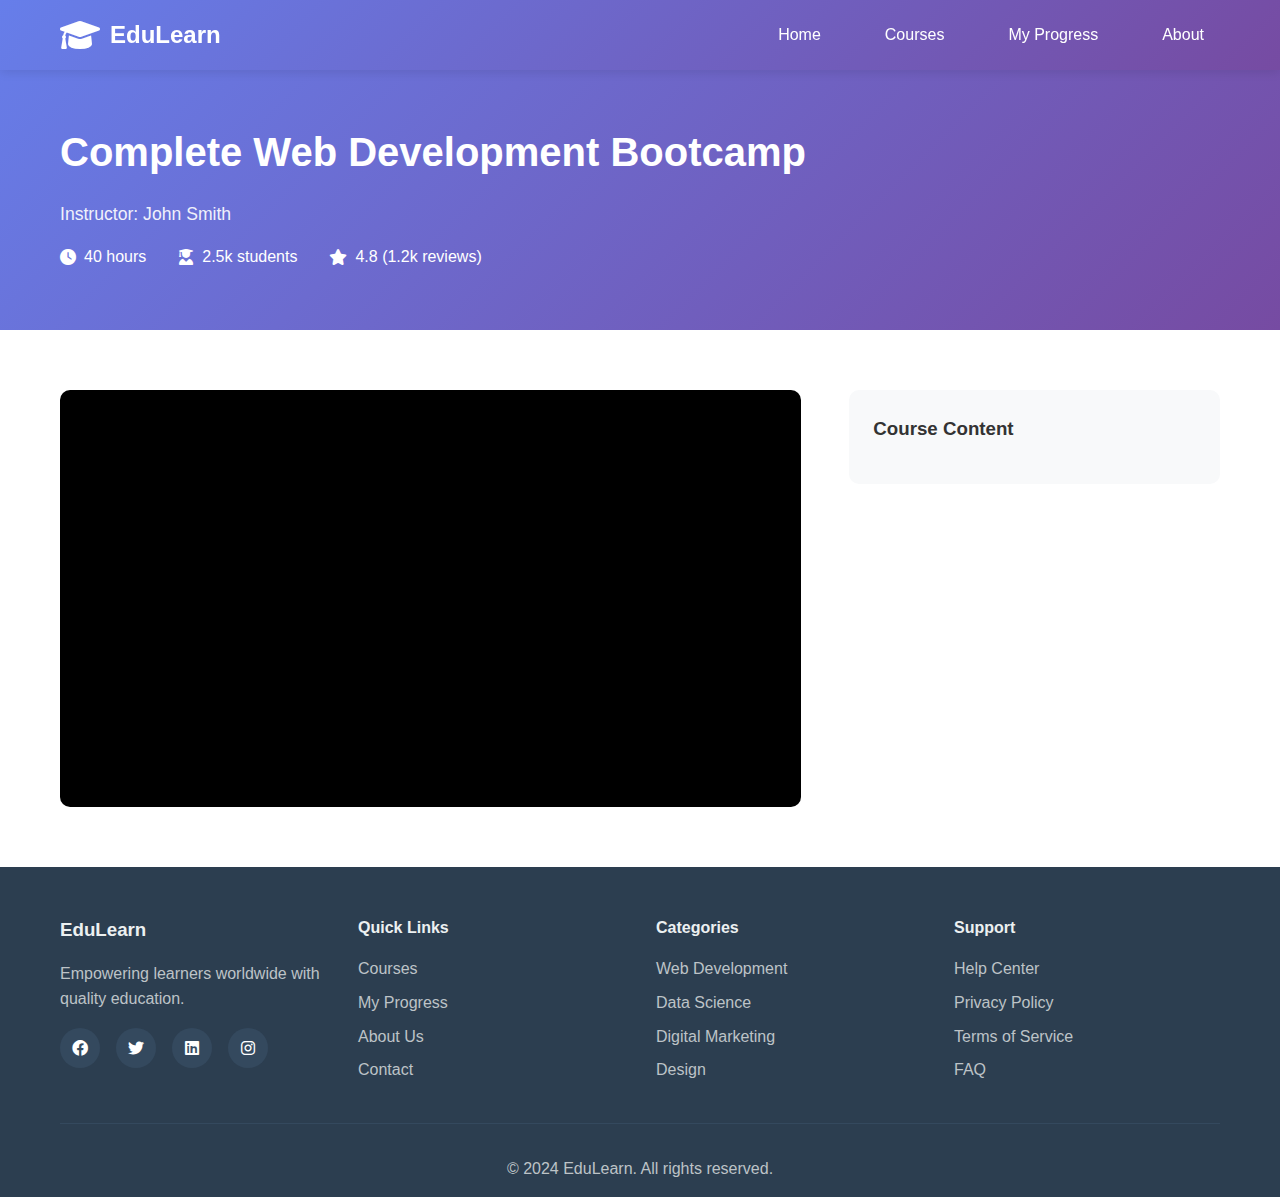
<file: course-detail.html>
<!DOCTYPE html>
<html lang="en">
<head>
    <meta charset="UTF-8">
    <meta name="viewport" content="width=device-width, initial-scale=1.0">
    <title>Course Detail - EduLearn</title>
    <link rel="stylesheet" href="styles.css">
    <link href="https://cdnjs.cloudflare.com/ajax/libs/font-awesome/6.0.0/css/all.min.css" rel="stylesheet">
</head>
<body>
    <!-- Navigation -->
    <nav class="navbar">
        <div class="nav-container">
            <div class="nav-logo">
                <i class="fas fa-graduation-cap"></i>
                <span>EduLearn</span>
            </div>
            <ul class="nav-menu">
                <li class="nav-item">
                    <a href="index.html" class="nav-link">Home</a>
                </li>
                <li class="nav-item">
                    <a href="courses.html" class="nav-link">Courses</a>
                </li>
                <li class="nav-item">
                    <a href="progress.html" class="nav-link">My Progress</a>
                </li>
                <li class="nav-item">
                    <a href="#" class="nav-link">About</a>
                </li>
            </ul>
            <div class="nav-toggle">
                <span class="bar"></span>
                <span class="bar"></span>
                <span class="bar"></span>
            </div>
        </div>
    </nav>

    <!-- Course Header -->
    <section class="course-header">
        <div class="course-header-content">
            <h1 class="course-title" id="courseTitle">Complete Web Development Bootcamp</h1>
            <p class="course-instructor">Instructor: <span id="courseInstructor">John Smith</span></p>
            <div class="course-stats">
                <div class="course-stat">
                    <i class="fas fa-clock"></i>
                    <span id="courseDuration">40 hours</span>
                </div>
                <div class="course-stat">
                    <i class="fas fa-user-graduate"></i>
                    <span id="courseStudents">2.5k students</span>
                </div>
                <div class="course-stat">
                    <i class="fas fa-star"></i>
                    <span id="courseRating">4.8 (1.2k reviews)</span>
                </div>
            </div>
        </div>
    </section>

    <!-- Course Content -->
    <section class="course-content-section">
        <div class="course-content-grid">
            <!-- Video Player -->
            <div class="video-container">
                <iframe id="videoPlayer" src="https://www.youtube.com/embed/dQw4w9WgXcQ" 
                        frameborder="0" allowfullscreen>
                </iframe>
            </div>

            <!-- Lessons List -->
            <div class="lessons-list">
                <h3>Course Content</h3>
                <div id="lessonsList">
                    <!-- Lessons will be populated by JavaScript -->
                </div>
            </div>
        </div>
    </section>

    <!-- Footer -->
    <footer class="footer">
        <div class="container">
            <div class="footer-content">
                <div class="footer-section">
                    <h3>EduLearn</h3>
                    <p>Empowering learners worldwide with quality education.</p>
                    <div class="social-links">
                        <a href="#"><i class="fab fa-facebook"></i></a>
                        <a href="#"><i class="fab fa-twitter"></i></a>
                        <a href="#"><i class="fab fa-linkedin"></i></a>
                        <a href="#"><i class="fab fa-instagram"></i></a>
                    </div>
                </div>
                <div class="footer-section">
                    <h4>Quick Links</h4>
                    <ul>
                        <li><a href="courses.html">Courses</a></li>
                        <li><a href="progress.html">My Progress</a></li>
                        <li><a href="#">About Us</a></li>
                        <li><a href="#">Contact</a></li>
                    </ul>
                </div>
                <div class="footer-section">
                    <h4>Categories</h4>
                    <ul>
                        <li><a href="#">Web Development</a></li>
                        <li><a href="#">Data Science</a></li>
                        <li><a href="#">Digital Marketing</a></li>
                        <li><a href="#">Design</a></li>
                    </ul>
                </div>
                <div class="footer-section">
                    <h4>Support</h4>
                    <ul>
                        <li><a href="#">Help Center</a></li>
                        <li><a href="#">Privacy Policy</a></li>
                        <li><a href="#">Terms of Service</a></li>
                        <li><a href="#">FAQ</a></li>
                    </ul>
                </div>
            </div>
            <div class="footer-bottom">
                <p>&copy; 2024 EduLearn. All rights reserved.</p>
            </div>
        </div>
    </footer>

    <script src="script.js"></script>
</body>
</html>
</file>
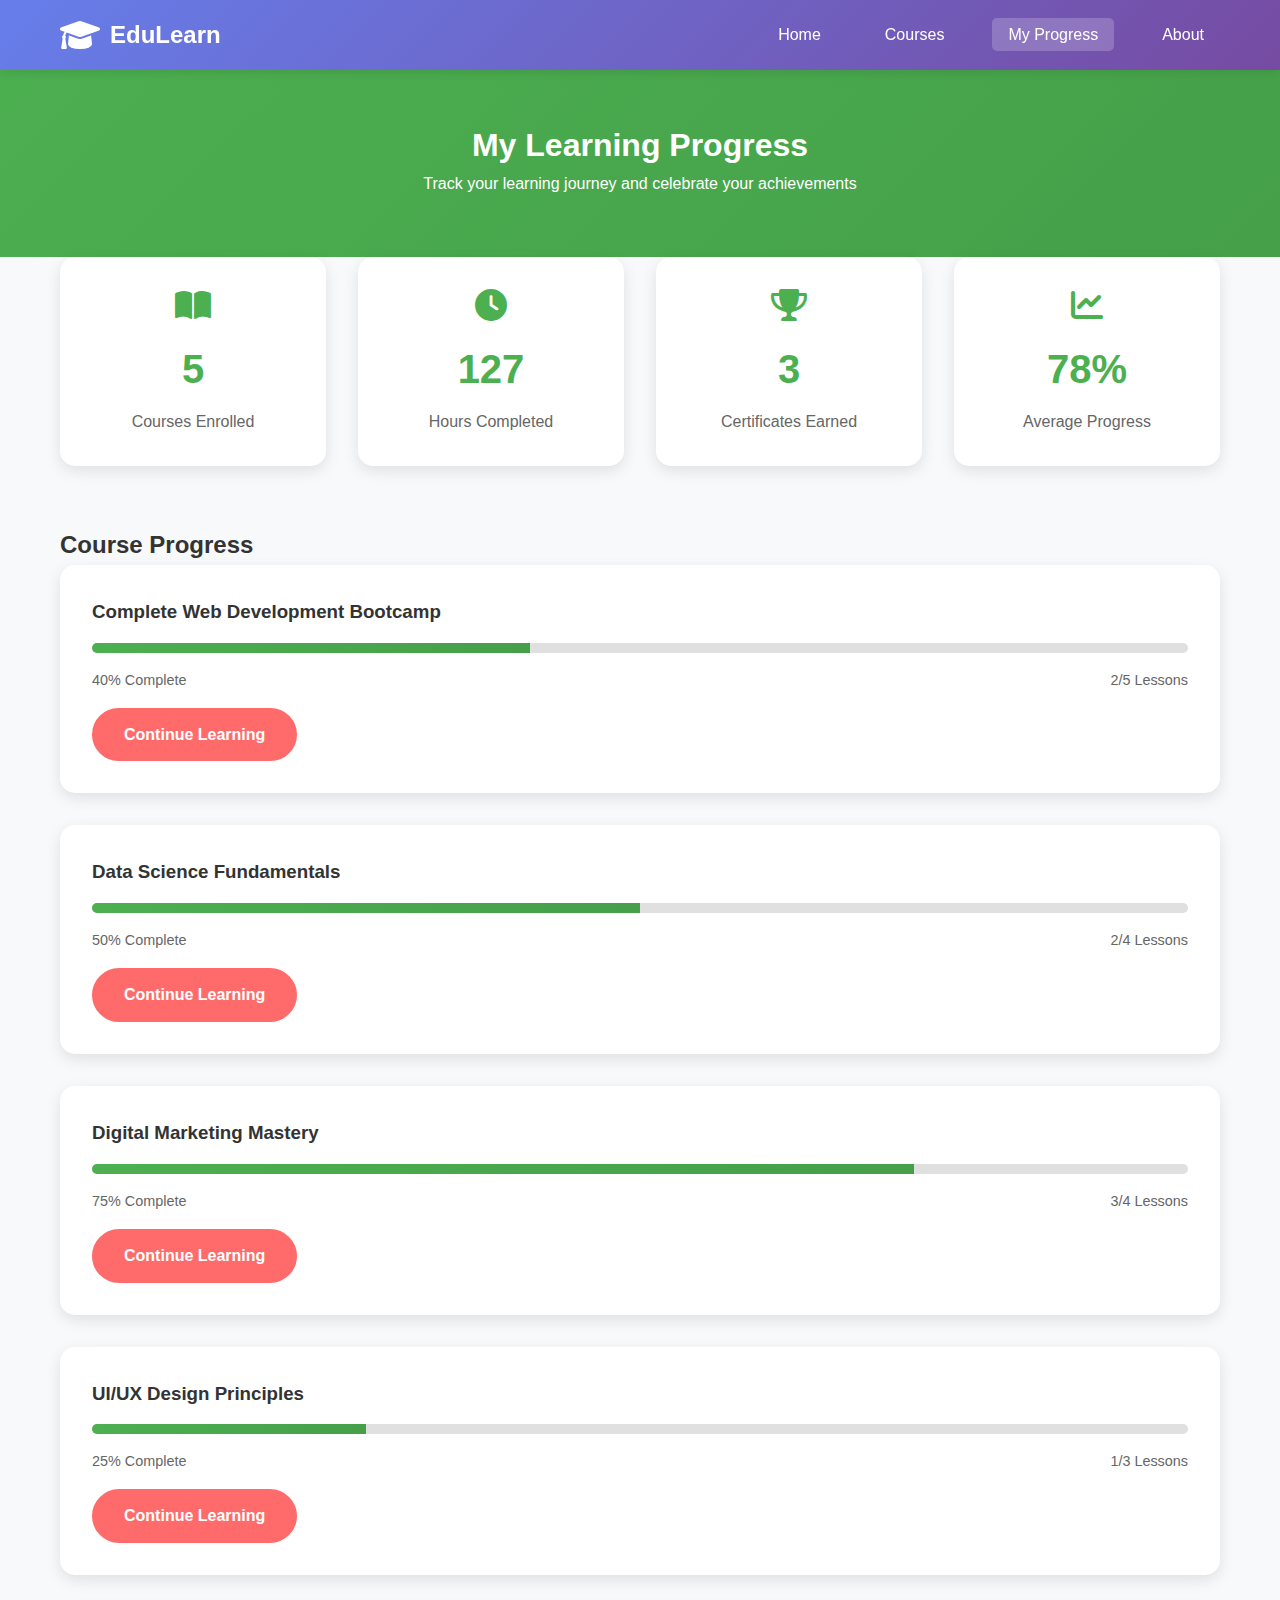
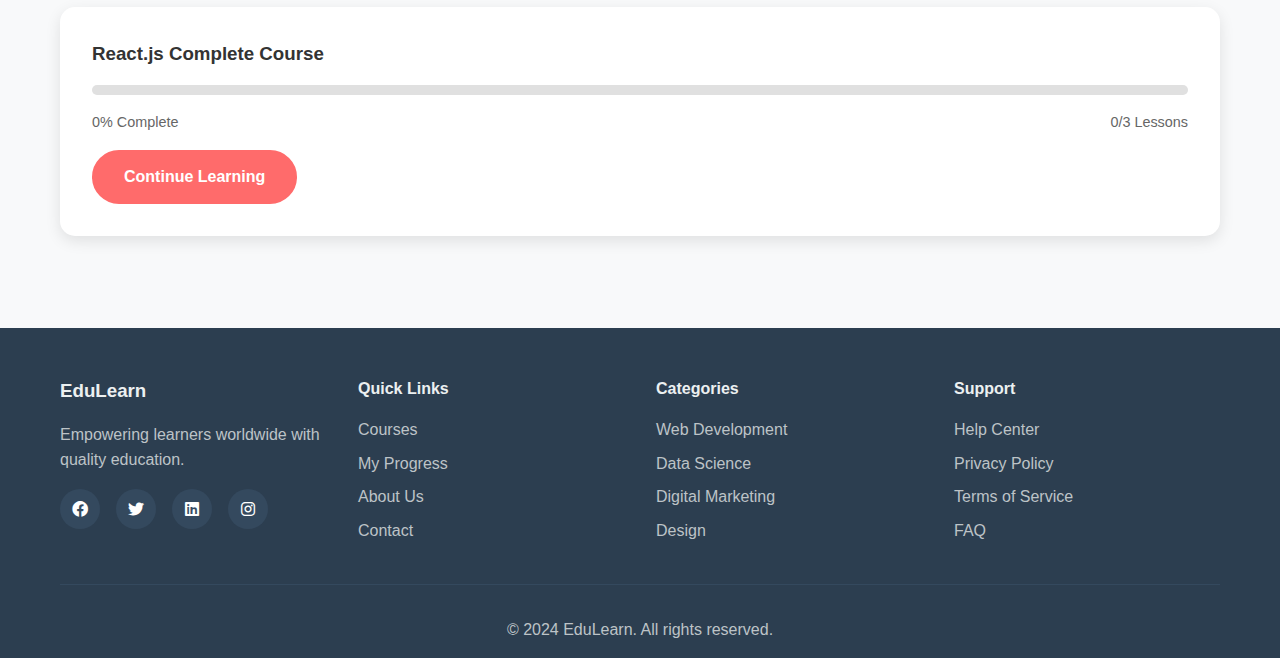
<file: progress.html>
<!DOCTYPE html>
<html lang="en">
<head>
    <meta charset="UTF-8">
    <meta name="viewport" content="width=device-width, initial-scale=1.0">
    <title>My Progress - EduLearn</title>
    <link rel="stylesheet" href="styles.css">
    <link href="https://cdnjs.cloudflare.com/ajax/libs/font-awesome/6.0.0/css/all.min.css" rel="stylesheet">
</head>
<body>
    <!-- Navigation -->
    <nav class="navbar">
        <div class="nav-container">
            <div class="nav-logo">
                <i class="fas fa-graduation-cap"></i>
                <span>EduLearn</span>
            </div>
            <ul class="nav-menu">
                <li class="nav-item">
                    <a href="index.html" class="nav-link">Home</a>
                </li>
                <li class="nav-item">
                    <a href="courses.html" class="nav-link">Courses</a>
                </li>
                <li class="nav-item">
                    <a href="progress.html" class="nav-link active">My Progress</a>
                </li>
                <li class="nav-item">
                    <a href="#" class="nav-link">About</a>
                </li>
            </ul>
            <div class="nav-toggle">
                <span class="bar"></span>
                <span class="bar"></span>
                <span class="bar"></span>
            </div>
        </div>
    </nav>

    <!-- Progress Header -->
    <section class="progress-header">
        <div class="container">
            <h1>My Learning Progress</h1>
            <p>Track your learning journey and celebrate your achievements</p>
        </div>
    </section>

    <!-- Progress Statistics -->
    <section class="progress-stats">
        <div class="progress-stat">
            <i class="fas fa-book-open" style="font-size: 2rem; color: #4caf50; margin-bottom: 1rem;"></i>
            <h3 id="totalCourses">5</h3>
            <p>Courses Enrolled</p>
        </div>
        <div class="progress-stat">
            <i class="fas fa-clock" style="font-size: 2rem; color: #4caf50; margin-bottom: 1rem;"></i>
            <h3 id="totalHours">127</h3>
            <p>Hours Completed</p>
        </div>
        <div class="progress-stat">
            <i class="fas fa-trophy" style="font-size: 2rem; color: #4caf50; margin-bottom: 1rem;"></i>
            <h3 id="certificates">3</h3>
            <p>Certificates Earned</p>
        </div>
        <div class="progress-stat">
            <i class="fas fa-chart-line" style="font-size: 2rem; color: #4caf50; margin-bottom: 1rem;"></i>
            <h3 id="avgProgress">78%</h3>
            <p>Average Progress</p>
        </div>
    </section>

    <!-- Course Progress -->
    <section class="courses-progress">
        <div class="container">
            <h2>Course Progress</h2>
            <div id="progressCards">
                <!-- Progress cards will be populated by JavaScript -->
            </div>
        </div>
    </section>

    <!-- Footer -->
    <footer class="footer">
        <div class="container">
            <div class="footer-content">
                <div class="footer-section">
                    <h3>EduLearn</h3>
                    <p>Empowering learners worldwide with quality education.</p>
                    <div class="social-links">
                        <a href="#"><i class="fab fa-facebook"></i></a>
                        <a href="#"><i class="fab fa-twitter"></i></a>
                        <a href="#"><i class="fab fa-linkedin"></i></a>
                        <a href="#"><i class="fab fa-instagram"></i></a>
                    </div>
                </div>
                <div class="footer-section">
                    <h4>Quick Links</h4>
                    <ul>
                        <li><a href="courses.html">Courses</a></li>
                        <li><a href="progress.html">My Progress</a></li>
                        <li><a href="#">About Us</a></li>
                        <li><a href="#">Contact</a></li>
                    </ul>
                </div>
                <div class="footer-section">
                    <h4>Categories</h4>
                    <ul>
                        <li><a href="#">Web Development</a></li>
                        <li><a href="#">Data Science</a></li>
                        <li><a href="#">Digital Marketing</a></li>
                        <li><a href="#">Design</a></li>
                    </ul>
                </div>
                <div class="footer-section">
                    <h4>Support</h4>
                    <ul>
                        <li><a href="#">Help Center</a></li>
                        <li><a href="#">Privacy Policy</a></li>
                        <li><a href="#">Terms of Service</a></li>
                        <li><a href="#">FAQ</a></li>
                    </ul>
                </div>
            </div>
            <div class="footer-bottom">
                <p>&copy; 2024 EduLearn. All rights reserved.</p>
            </div>
        </div>
    </footer>

    <script src="script.js"></script>
</body>
</html>
</file>
<file: styles.css>
/* Reset and Base Styles */
* {
    margin: 0;
    padding: 0;
    box-sizing: border-box;
}

body {
    font-family: 'Segoe UI', Tahoma, Geneva, Verdana, sans-serif;
    line-height: 1.6;
    color: #333;
    background-color: #f8f9fa;
}

.container {
    max-width: 1200px;
    margin: 0 auto;
    padding: 0 20px;
}

/* Navigation */
.navbar {
    background: linear-gradient(135deg, #667eea 0%, #764ba2 100%);
    padding: 1rem 0;
    position: fixed;
    top: 0;
    width: 100%;
    z-index: 1000;
    box-shadow: 0 2px 10px rgba(0,0,0,0.1);
}

.nav-container {
    max-width: 1200px;
    margin: 0 auto;
    padding: 0 20px;
    display: flex;
    justify-content: space-between;
    align-items: center;
}

.nav-logo {
    display: flex;
    align-items: center;
    color: white;
    font-size: 1.5rem;
    font-weight: bold;
}

.nav-logo i {
    margin-right: 10px;
    font-size: 2rem;
}

.nav-menu {
    display: flex;
    list-style: none;
    gap: 2rem;
}

.nav-link {
    color: white;
    text-decoration: none;
    font-weight: 500;
    transition: all 0.3s ease;
    padding: 0.5rem 1rem;
    border-radius: 5px;
}

.nav-link:hover,
.nav-link.active {
    background-color: rgba(255,255,255,0.2);
    transform: translateY(-2px);
}

.nav-toggle {
    display: none;
    flex-direction: column;
    cursor: pointer;
}

.bar {
    width: 25px;
    height: 3px;
    background-color: white;
    margin: 3px 0;
    transition: 0.3s;
}

/* Hero Section */
.hero {
    background: linear-gradient(135deg, #667eea 0%, #764ba2 100%);
    color: white;
    padding: 120px 0 80px;
    min-height: 100vh;
    display: flex;
    align-items: center;
}

.hero-container {
    max-width: 1200px;
    margin: 0 auto;
    padding: 0 20px;
    display: grid;
    grid-template-columns: 1fr 1fr;
    gap: 4rem;
    align-items: center;
}

.hero-content h1 {
    font-size: 3.5rem;
    font-weight: 700;
    margin-bottom: 1.5rem;
    line-height: 1.2;
}

.hero-content p {
    font-size: 1.2rem;
    margin-bottom: 2rem;
    opacity: 0.9;
}

.hero-buttons {
    display: flex;
    gap: 1rem;
    flex-wrap: wrap;
}

.btn {
    padding: 12px 30px;
    border-radius: 50px;
    text-decoration: none;
    font-weight: 600;
    transition: all 0.3s ease;
    display: inline-block;
    border: 2px solid transparent;
    cursor: pointer;
}

.btn-primary {
    background: #ff6b6b;
    color: white;
    border-color: #ff6b6b;
}

.btn-primary:hover {
    background: #ff5252;
    transform: translateY(-3px);
    box-shadow: 0 10px 20px rgba(255,107,107,0.3);
}

.btn-secondary {
    background: transparent;
    color: white;
    border-color: white;
}

.btn-secondary:hover {
    background: white;
    color: #667eea;
    transform: translateY(-3px);
}

.btn-outline {
    background: transparent;
    color: #667eea;
    border-color: #667eea;
}

.btn-outline:hover {
    background: #667eea;
    color: white;
    transform: translateY(-3px);
}

.hero-graphic {
    display: flex;
    justify-content: center;
    align-items: center;
    font-size: 15rem;
    opacity: 0.1;
    animation: float 6s ease-in-out infinite;
}

@keyframes float {
    0%, 100% { transform: translateY(0px); }
    50% { transform: translateY(-20px); }
}

/* Featured Courses */
.featured-courses {
    padding: 80px 0;
    background: white;
}

.featured-courses h2 {
    text-align: center;
    font-size: 2.5rem;
    margin-bottom: 3rem;
    color: #333;
}

.courses-grid {
    display: grid;
    grid-template-columns: repeat(auto-fit, minmax(350px, 1fr));
    gap: 2rem;
    margin-bottom: 3rem;
}

.course-card {
    background: white;
    border-radius: 15px;
    overflow: hidden;
    box-shadow: 0 5px 15px rgba(0,0,0,0.1);
    transition: all 0.3s ease;
    cursor: pointer;
}

.course-card:hover {
    transform: translateY(-10px);
    box-shadow: 0 20px 40px rgba(0,0,0,0.15);
}

.course-image {
    position: relative;
    height: 200px;
    overflow: hidden;
}

.course-image img {
    width: 100%;
    height: 100%;
    object-fit: cover;
    transition: transform 0.3s ease;
}

.course-card:hover .course-image img {
    transform: scale(1.1);
}

.course-overlay {
    position: absolute;
    top: 0;
    left: 0;
    right: 0;
    bottom: 0;
    background: rgba(0,0,0,0.5);
    display: flex;
    align-items: center;
    justify-content: center;
    opacity: 0;
    transition: opacity 0.3s ease;
}

.course-card:hover .course-overlay {
    opacity: 1;
}

.course-overlay i {
    color: white;
    font-size: 3rem;
}

.course-content {
    padding: 1.5rem;
}

.course-content h3 {
    font-size: 1.3rem;
    margin-bottom: 0.5rem;
    color: #333;
}

.course-content p {
    color: #666;
    margin-bottom: 1rem;
}

.course-meta {
    display: flex;
    gap: 1rem;
    margin-bottom: 1rem;
    font-size: 0.9rem;
    color: #888;
}

.course-meta span {
    display: flex;
    align-items: center;
    gap: 0.3rem;
}

.course-rating {
    display: flex;
    align-items: center;
    gap: 0.5rem;
}

.stars {
    color: #ffd700;
}

.course-rating span {
    color: #666;
    font-size: 0.9rem;
}

.view-all {
    text-align: center;
}

/* Features Section */
.features {
    padding: 80px 0;
    background: #f8f9fa;
}

.features h2 {
    text-align: center;
    font-size: 2.5rem;
    margin-bottom: 3rem;
    color: #333;
}

.features-grid {
    display: grid;
    grid-template-columns: repeat(auto-fit, minmax(250px, 1fr));
    gap: 2rem;
}

.feature-card {
    background: white;
    padding: 2rem;
    border-radius: 15px;
    text-align: center;
    box-shadow: 0 5px 15px rgba(0,0,0,0.1);
    transition: all 0.3s ease;
}

.feature-card:hover {
    transform: translateY(-5px);
    box-shadow: 0 15px 30px rgba(0,0,0,0.15);
}

.feature-icon {
    width: 80px;
    height: 80px;
    background: linear-gradient(135deg, #667eea 0%, #764ba2 100%);
    border-radius: 50%;
    display: flex;
    align-items: center;
    justify-content: center;
    margin: 0 auto 1.5rem;
    color: white;
    font-size: 2rem;
}

.feature-card h3 {
    font-size: 1.3rem;
    margin-bottom: 1rem;
    color: #333;
}

.feature-card p {
    color: #666;
    line-height: 1.6;
}

/* Footer */
.footer {
    background: #2c3e50;
    color: white;
    padding: 3rem 0 1rem;
}

.footer-content {
    display: grid;
    grid-template-columns: repeat(auto-fit, minmax(250px, 1fr));
    gap: 2rem;
    margin-bottom: 2rem;
}

.footer-section h3,
.footer-section h4 {
    margin-bottom: 1rem;
    color: #ecf0f1;
}

.footer-section p {
    color: #bdc3c7;
    margin-bottom: 1rem;
}

.footer-section ul {
    list-style: none;
}

.footer-section ul li {
    margin-bottom: 0.5rem;
}

.footer-section ul li a {
    color: #bdc3c7;
    text-decoration: none;
    transition: color 0.3s ease;
}

.footer-section ul li a:hover {
    color: #3498db;
}

.social-links {
    display: flex;
    gap: 1rem;
}

.social-links a {
    width: 40px;
    height: 40px;
    background: #34495e;
    border-radius: 50%;
    display: flex;
    align-items: center;
    justify-content: center;
    color: white;
    text-decoration: none;
    transition: all 0.3s ease;
}

.social-links a:hover {
    background: #3498db;
    transform: translateY(-3px);
}

.footer-bottom {
    text-align: center;
    padding-top: 2rem;
    border-top: 1px solid #34495e;
    color: #bdc3c7;
}

/* Responsive Design */
@media (max-width: 768px) {
    .nav-menu {
        position: fixed;
        left: -100%;
        top: 70px;
        flex-direction: column;
        background-color: #667eea;
        width: 100%;
        text-align: center;
        transition: 0.3s;
        box-shadow: 0 10px 27px rgba(0, 0, 0, 0.05);
        padding: 2rem 0;
    }

    .nav-menu.active {
        left: 0;
    }

    .nav-toggle {
        display: flex;
    }

    .hero-container {
        grid-template-columns: 1fr;
        text-align: center;
    }

    .hero-content h1 {
        font-size: 2.5rem;
    }

    .hero-graphic {
        font-size: 8rem;
    }

    .courses-grid {
        grid-template-columns: 1fr;
    }

    .features-grid {
        grid-template-columns: 1fr;
    }

    .footer-content {
        grid-template-columns: 1fr;
        text-align: center;
    }
}

@media (max-width: 480px) {
    .hero-content h1 {
        font-size: 2rem;
    }

    .hero-buttons {
        flex-direction: column;
        align-items: center;
    }

    .btn {
        width: 100%;
        max-width: 250px;
        text-align: center;
    }
}

/* Course Detail Page Styles */
.course-header {
    background: linear-gradient(135deg, #667eea 0%, #764ba2 100%);
    color: white;
    padding: 120px 0 60px;
}

.course-header-content {
    max-width: 1200px;
    margin: 0 auto;
    padding: 0 20px;
}

.course-title {
    font-size: 2.5rem;
    margin-bottom: 1rem;
}

.course-instructor {
    font-size: 1.1rem;
    opacity: 0.9;
    margin-bottom: 1rem;
}

.course-stats {
    display: flex;
    gap: 2rem;
    flex-wrap: wrap;
}

.course-stat {
    display: flex;
    align-items: center;
    gap: 0.5rem;
}

.course-content-section {
    padding: 60px 0;
    background: white;
}

.course-content-grid {
    display: grid;
    grid-template-columns: 2fr 1fr;
    gap: 3rem;
    max-width: 1200px;
    margin: 0 auto;
    padding: 0 20px;
}

.video-container {
    background: #000;
    border-radius: 10px;
    overflow: hidden;
    position: relative;
    aspect-ratio: 16/9;
}

.video-container iframe {
    width: 100%;
    height: 100%;
}

.lessons-list {
    background: #f8f9fa;
    border-radius: 10px;
    padding: 1.5rem;
    height: fit-content;
}

.lessons-list h3 {
    margin-bottom: 1rem;
    color: #333;
}

.lesson-item {
    display: flex;
    align-items: center;
    gap: 1rem;
    padding: 1rem;
    background: white;
    border-radius: 8px;
    margin-bottom: 0.5rem;
    cursor: pointer;
    transition: all 0.3s ease;
}

.lesson-item:hover {
    background: #e3f2fd;
    transform: translateX(5px);
}

.lesson-item.active {
    background: #667eea;
    color: white;
}

.lesson-item.completed {
    background: #4caf50;
    color: white;
}

.lesson-duration {
    font-size: 0.9rem;
    opacity: 0.7;
}

/* Progress Page Styles */
.progress-header {
    background: linear-gradient(135deg, #4caf50 0%, #45a049 100%);
    color: white;
    padding: 120px 0 60px;
    text-align: center;
}

.progress-stats {
    display: grid;
    grid-template-columns: repeat(auto-fit, minmax(200px, 1fr));
    gap: 2rem;
    max-width: 1200px;
    margin: 0 auto;
    padding: 0 20px;
}

.progress-stat {
    background: white;
    padding: 2rem;
    border-radius: 15px;
    text-align: center;
    box-shadow: 0 5px 15px rgba(0,0,0,0.1);
}

.progress-stat h3 {
    font-size: 2.5rem;
    color: #4caf50;
    margin-bottom: 0.5rem;
}

.progress-stat p {
    color: #666;
    font-weight: 500;
}

.courses-progress {
    padding: 60px 0;
    background: #f8f9fa;
}

.progress-card {
    background: white;
    border-radius: 15px;
    padding: 2rem;
    margin-bottom: 2rem;
    box-shadow: 0 5px 15px rgba(0,0,0,0.1);
}

.progress-card h3 {
    margin-bottom: 1rem;
    color: #333;
}

.progress-bar {
    width: 100%;
    height: 10px;
    background: #e0e0e0;
    border-radius: 5px;
    overflow: hidden;
    margin-bottom: 1rem;
}

.progress-fill {
    height: 100%;
    background: linear-gradient(90deg, #4caf50, #45a049);
    transition: width 0.3s ease;
}

.progress-info {
    display: flex;
    justify-content: space-between;
    color: #666;
    font-size: 0.9rem;
}

/* Courses Page Styles */
.courses-page {
    padding: 120px 0 60px;
    background: #f8f9fa;
}

.courses-filters {
    background: white;
    padding: 2rem;
    border-radius: 15px;
    margin-bottom: 2rem;
    box-shadow: 0 5px 15px rgba(0,0,0,0.1);
}

.filter-group {
    display: flex;
    gap: 1rem;
    flex-wrap: wrap;
    align-items: center;
}

.filter-btn {
    padding: 0.5rem 1rem;
    border: 2px solid #667eea;
    background: transparent;
    color: #667eea;
    border-radius: 25px;
    cursor: pointer;
    transition: all 0.3s ease;
}

.filter-btn.active,
.filter-btn:hover {
    background: #667eea;
    color: white;
}

.search-box {
    flex: 1;
    min-width: 200px;
    padding: 0.5rem 1rem;
    border: 2px solid #e0e0e0;
    border-radius: 25px;
    outline: none;
    transition: border-color 0.3s ease;
}

.search-box:focus {
    border-color: #667eea;
}

/* Responsive adjustments for course detail */
@media (max-width: 768px) {
    .course-content-grid {
        grid-template-columns: 1fr;
    }
    
    .course-stats {
        justify-content: center;
    }
    
    .progress-stats {
        grid-template-columns: repeat(2, 1fr);
    }
}

@media (max-width: 480px) {
    .progress-stats {
        grid-template-columns: 1fr;
    }
    
    .course-title {
        font-size: 2rem;
    }
}
</file>
